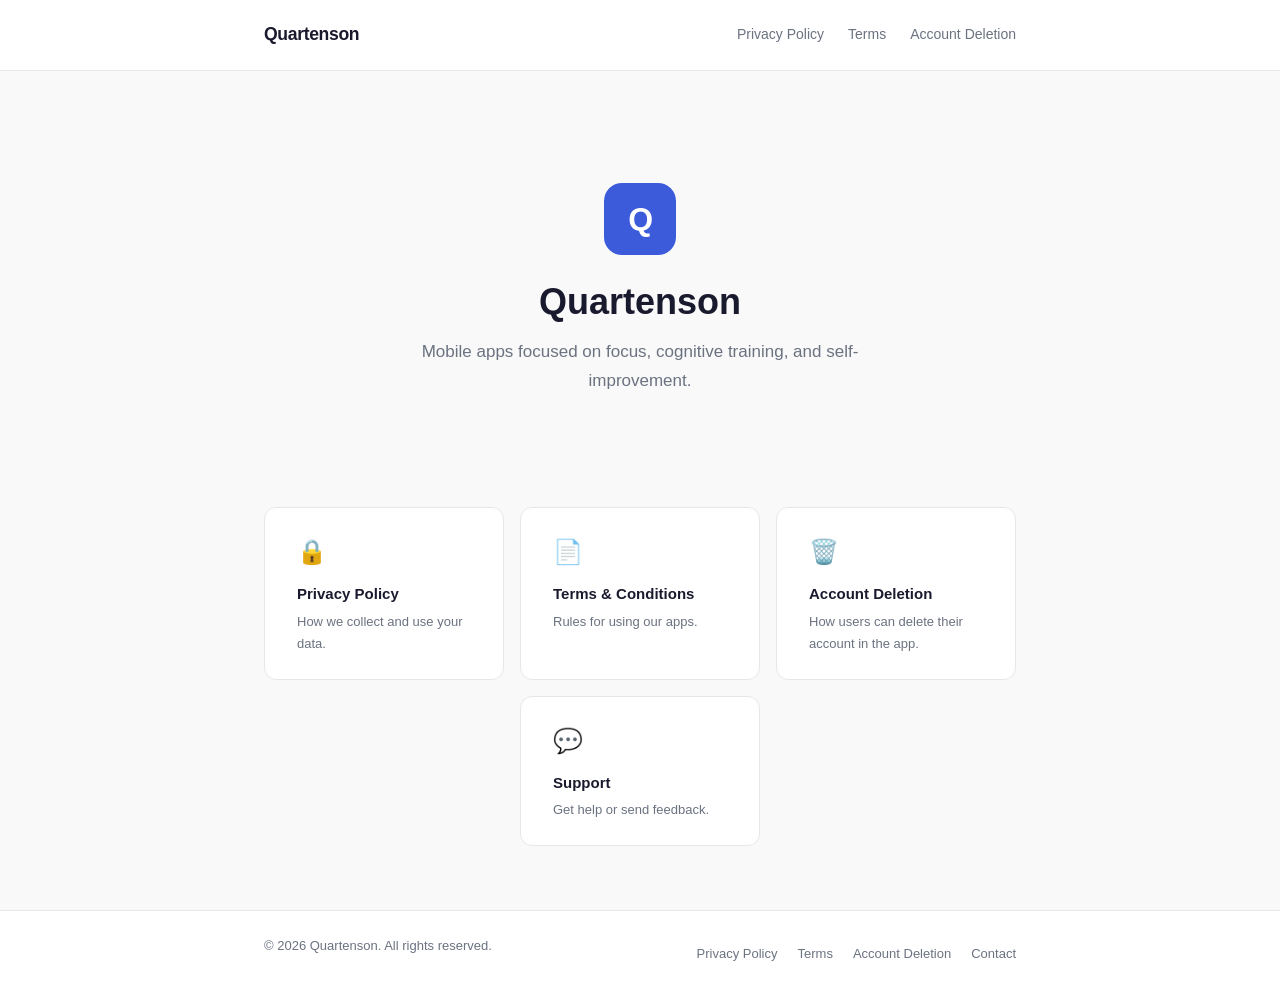
<file: index.html>
<!DOCTYPE html>
<html lang="en">
<head>
  <meta charset="UTF-8" />
  <meta name="viewport" content="width=device-width, initial-scale=1.0" />
  <meta name="description" content="Quartenson – Mobile apps focused on focus, cognitive training, and self-improvement." />
  <title>Quartenson</title>
  <link rel="stylesheet" href="css/style.css" />
</head>
<body>

  <header class="site-header">
    <div class="header-inner">
      <a href="index.html" class="site-logo">Quartenson</a>
      <nav class="site-nav" aria-label="Main navigation">
        <a href="privacy-policy.html">Privacy Policy</a>
        <a href="terms-and-conditions.html">Terms</a>
        <a href="account-deletion.html">Account Deletion</a>
      </nav>
    </div>
  </header>

  <main>
    <section class="hero">
      <div class="hero-logo-placeholder" aria-hidden="true">Q</div>
      <h1>Quartenson</h1>
      <p>Mobile apps focused on focus, cognitive training, and self-improvement.</p>
    </section>

    <div class="nav-cards">
      <a class="nav-card" href="privacy-policy.html">
        <span class="nav-card-icon" aria-hidden="true">🔒</span>
        <span class="nav-card-title">Privacy Policy</span>
        <span class="nav-card-desc">How we collect and use your data.</span>
      </a>

      <a class="nav-card" href="terms-and-conditions.html">
        <span class="nav-card-icon" aria-hidden="true">📄</span>
        <span class="nav-card-title">Terms &amp; Conditions</span>
        <span class="nav-card-desc">Rules for using our apps.</span>
      </a>

      <a class="nav-card" href="account-deletion.html">
        <span class="nav-card-icon" aria-hidden="true">🗑️</span>
        <span class="nav-card-title">Account Deletion</span>
        <span class="nav-card-desc">How users can delete their account in the app.</span>
      </a>

      <a class="nav-card" href="mailto:quartenson.support@gmail.com">
        <span class="nav-card-icon" aria-hidden="true">💬</span>
        <span class="nav-card-title">Support</span>
        <span class="nav-card-desc">Get help or send feedback.</span>
      </a>
    </div>
  </main>

  <footer class="site-footer">
    <div class="footer-inner">
      <p>&copy; <span id="year"></span> Quartenson. All rights reserved.</p>
      <nav class="footer-links" aria-label="Footer navigation">
        <a href="privacy-policy.html">Privacy Policy</a>
        <a href="terms-and-conditions.html">Terms</a>
        <a href="account-deletion.html">Account Deletion</a>
        <a href="mailto:quartenson.support@gmail.com">Contact</a>
      </nav>
    </div>
  </footer>

  <script>
    document.getElementById('year').textContent = new Date().getFullYear();
  </script>
</body>
</html>
</file>
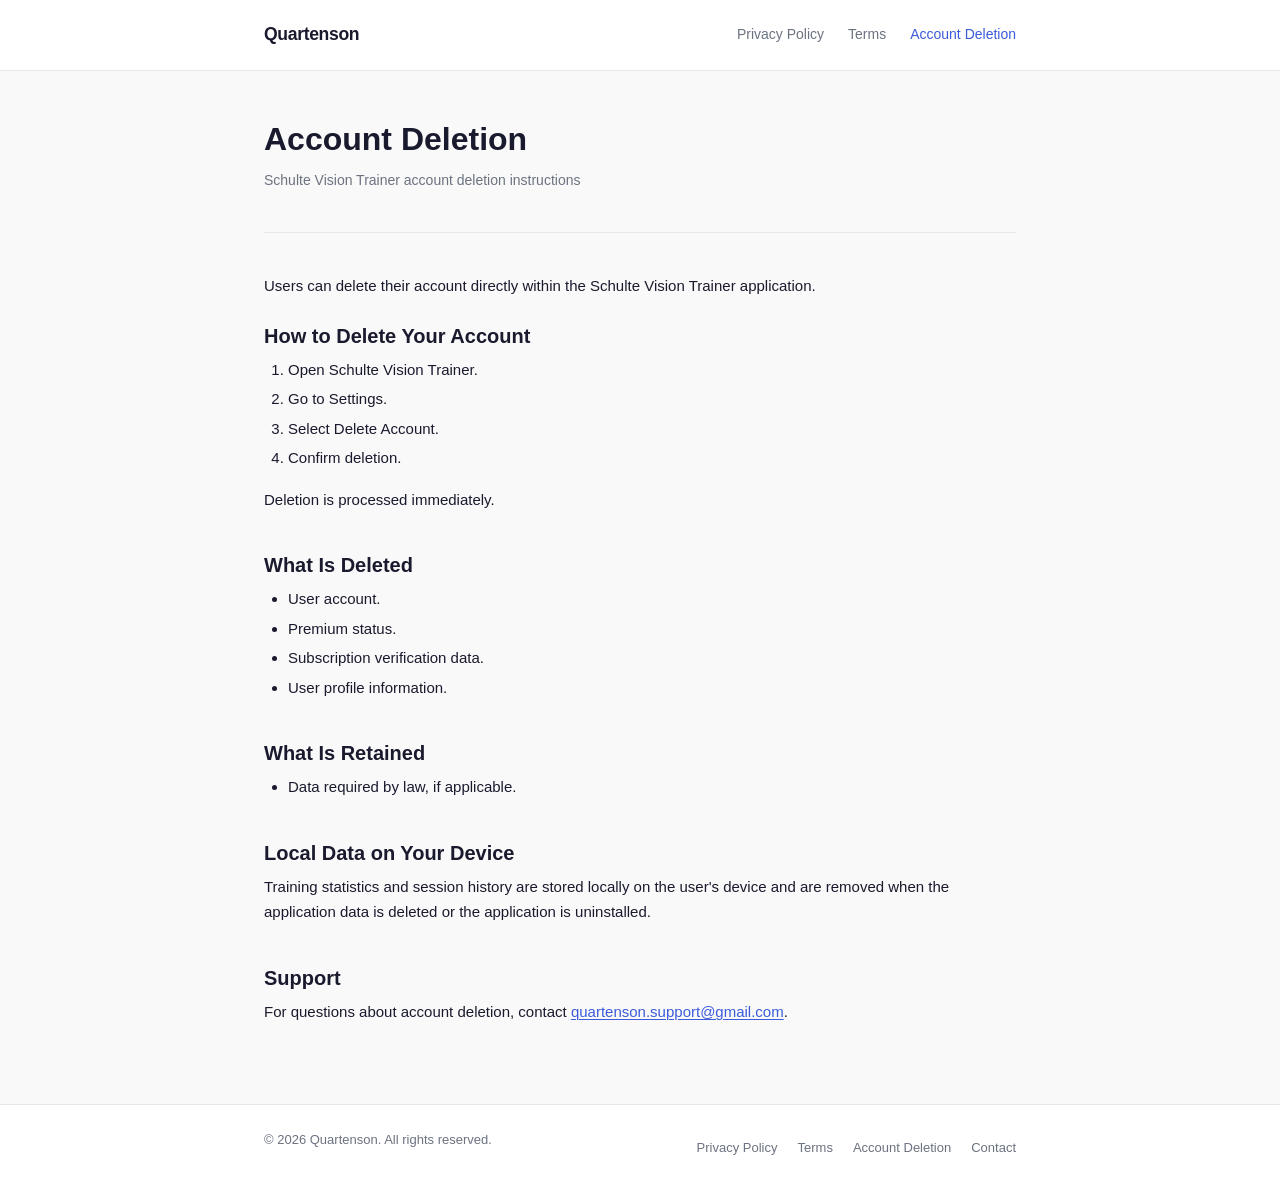
<file: account-deletion.html>
<!doctype html>
<html lang="en">
    <head>
        <meta charset="UTF-8" />
        <meta name="viewport" content="width=device-width, initial-scale=1.0" />
        <meta
            name="description"
            content="Schulte Vision Trainer account deletion instructions and data handling details."
        />
        <title>Account Deletion – Quartenson</title>
        <link rel="stylesheet" href="css/style.css" />
    </head>
    <body>
        <header class="site-header">
            <div class="header-inner">
                <a href="index.html" class="site-logo">Quartenson</a>
                <nav class="site-nav" aria-label="Main navigation">
                    <a href="privacy-policy.html">Privacy Policy</a>
                    <a href="terms-and-conditions.html">Terms</a>
                    <a href="account-deletion.html" aria-current="page"
                        >Account Deletion</a
                    >
                </nav>
            </div>
        </header>

        <main>
            <div class="page-header">
                <h1>Account Deletion</h1>
                <p class="page-meta">
                    Schulte Vision Trainer account deletion instructions
                </p>
            </div>

            <div class="legal-body">
                <p>
                    Users can delete their account directly within the Schulte
                    Vision Trainer application.
                </p>

                <h2>How to Delete Your Account</h2>

                <ol>
                    <li>Open Schulte Vision Trainer.</li>
                    <li>Go to Settings.</li>
                    <li>Select Delete Account.</li>
                    <li>Confirm deletion.</li>
                </ol>

                <p>Deletion is processed immediately.</p>

                <h2>What Is Deleted</h2>

                <ul>
                    <li>User account.</li>
                    <li>Premium status.</li>
                    <li>Subscription verification data.</li>
                    <li>User profile information.</li>
                </ul>

                <h2>What Is Retained</h2>

                <ul>
                    <li>Data required by law, if applicable.</li>
                </ul>

                <h2>Local Data on Your Device</h2>

                <p>
                    Training statistics and session history are stored locally
                    on the user's device and are removed when the application
                    data is deleted or the application is uninstalled.
                </p>

                <h2>Support</h2>

                <p>
                    For questions about account deletion, contact
                    <a href="mailto:quartenson.support@gmail.com"
                        >quartenson.support@gmail.com</a
                    >.
                </p>
            </div>
        </main>

        <footer class="site-footer">
            <div class="footer-inner">
                <p>
                    &copy; <span id="year"></span> Quartenson. All rights
                    reserved.
                </p>
                <nav class="footer-links" aria-label="Footer navigation">
                    <a href="privacy-policy.html">Privacy Policy</a>
                    <a href="terms-and-conditions.html">Terms</a>
                    <a href="account-deletion.html">Account Deletion</a>
                    <a href="mailto:quartenson.support@gmail.com">Contact</a>
                </nav>
            </div>
        </footer>

        <script>
            document.getElementById("year").textContent =
                new Date().getFullYear();
        </script>
    </body>
</html>
</file>
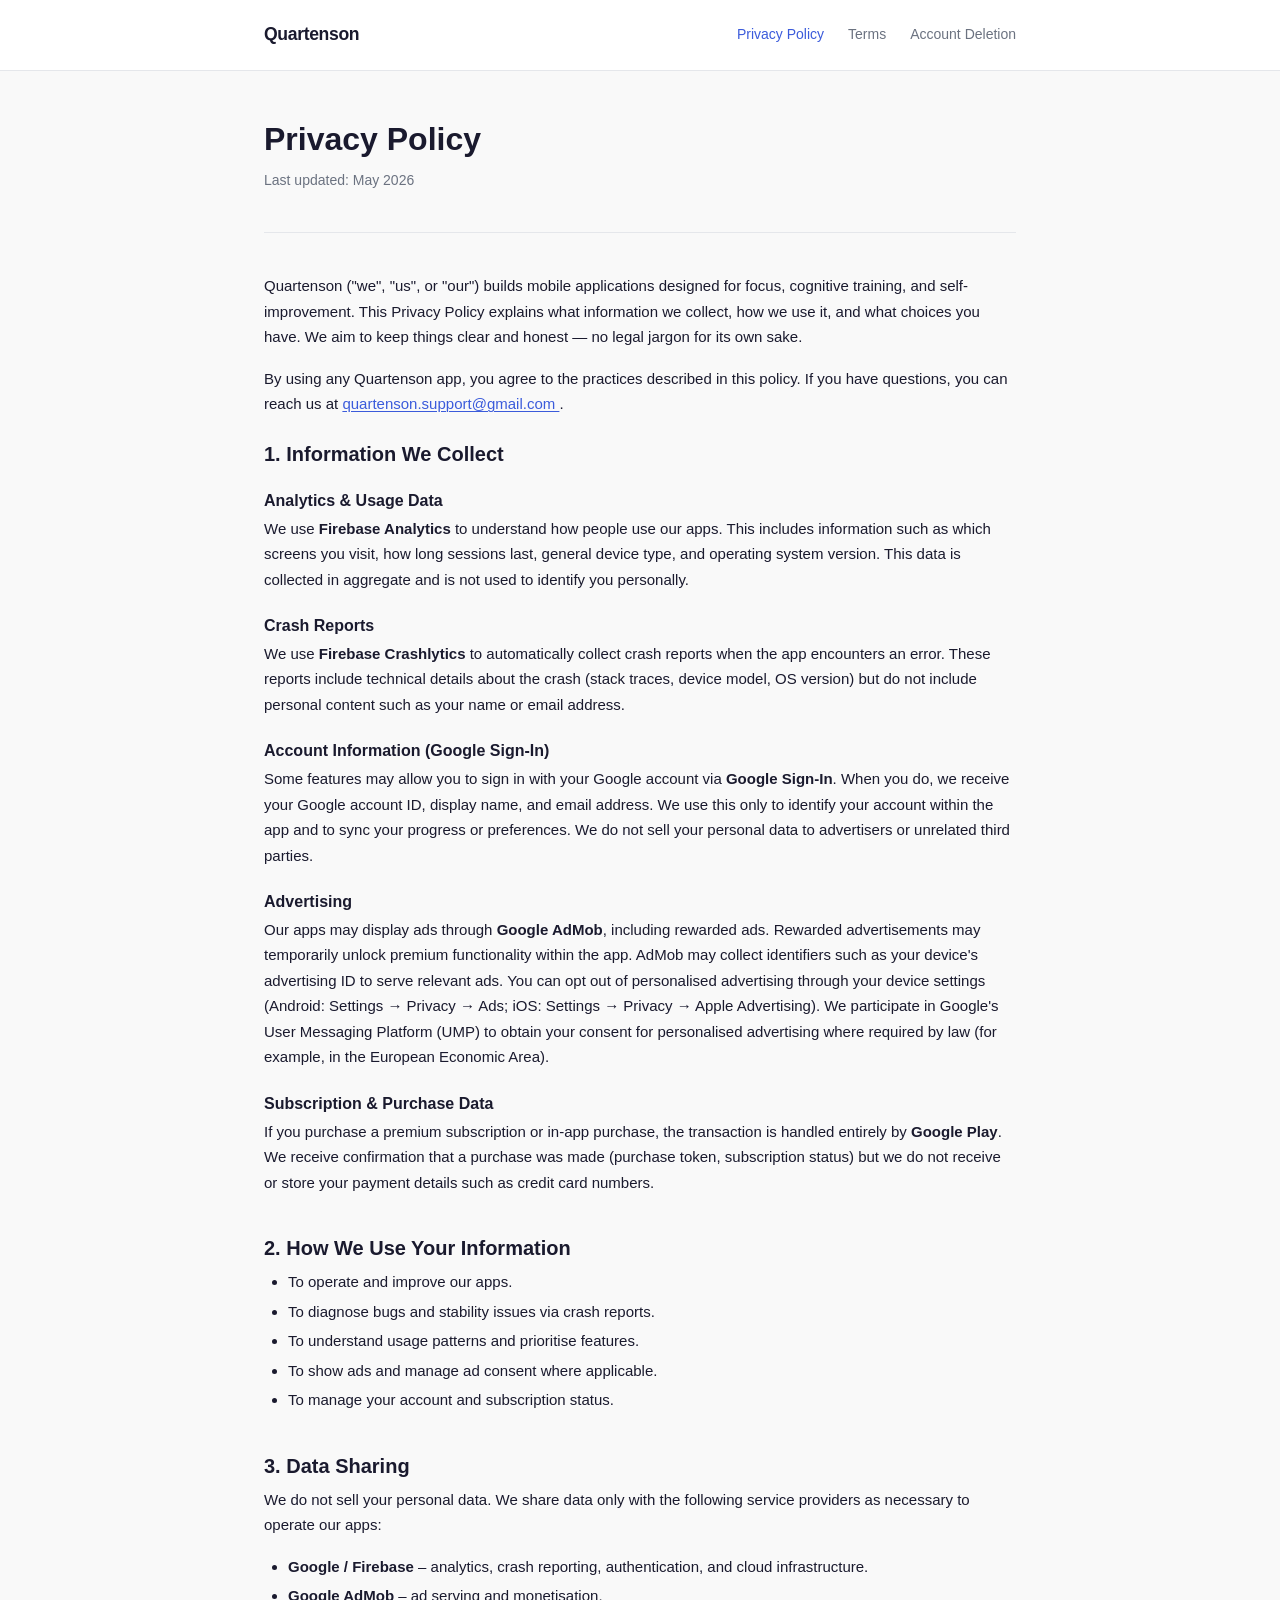
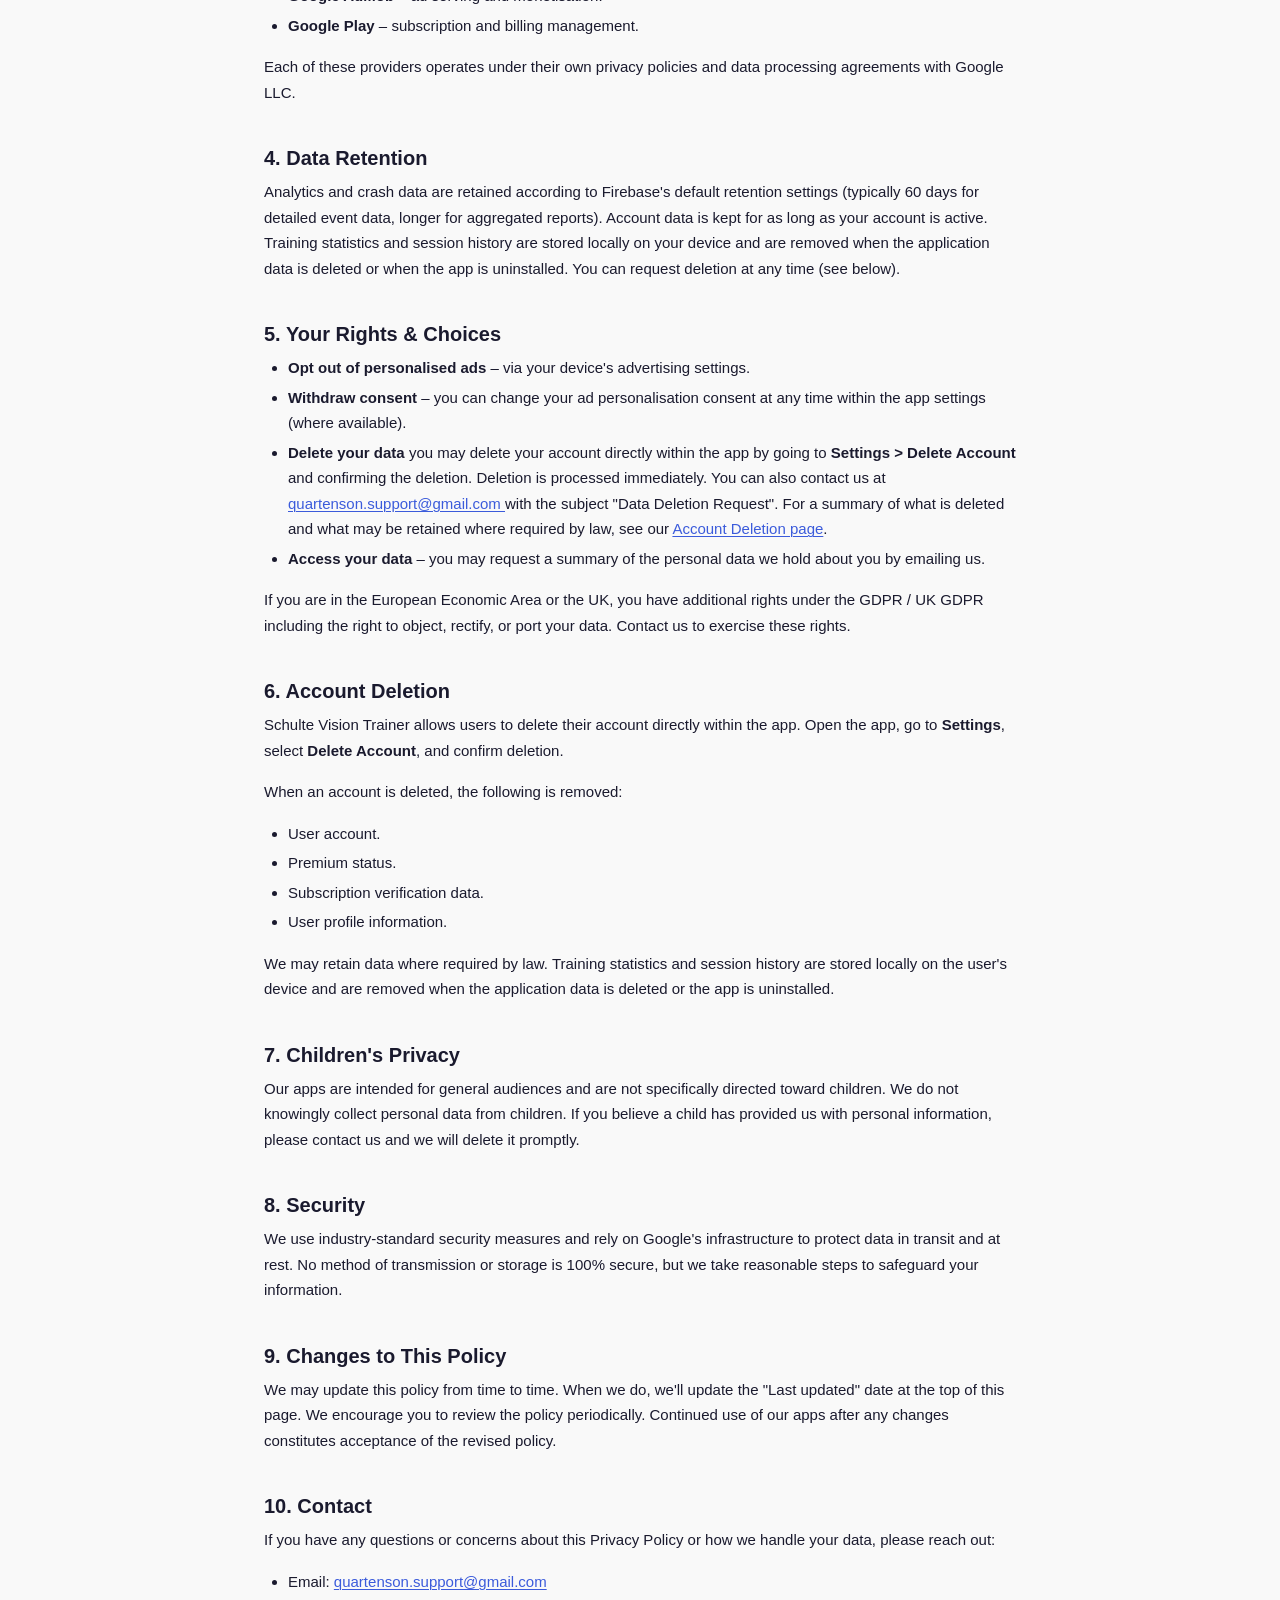
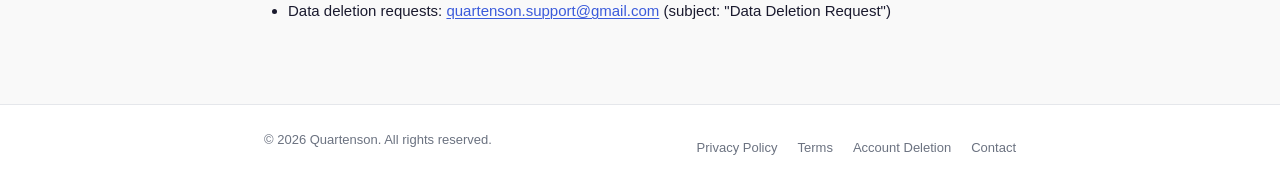
<file: privacy-policy.html>
<!doctype html>
<html lang="en">
    <head>
        <meta charset="UTF-8" />
        <meta name="viewport" content="width=device-width, initial-scale=1.0" />
        <meta
            name="description"
            content="Quartenson Privacy Policy – how we collect, use, and protect your information."
        />
        <title>Privacy Policy – Quartenson</title>
        <link rel="stylesheet" href="css/style.css" />
    </head>
    <body>
        <header class="site-header">
            <div class="header-inner">
                <a href="index.html" class="site-logo">Quartenson</a>
                <nav class="site-nav" aria-label="Main navigation">
                    <a href="privacy-policy.html" aria-current="page"
                        >Privacy Policy</a
                    >
                    <a href="terms-and-conditions.html">Terms</a>
                    <a href="account-deletion.html">Account Deletion</a>
                </nav>
            </div>
        </header>

        <main>
            <div class="page-header">
                <h1>Privacy Policy</h1>
                <p class="page-meta">Last updated: May 2026</p>
            </div>

            <div class="legal-body">
                <p>
                    Quartenson ("we", "us", or "our") builds mobile applications
                    designed for focus, cognitive training, and
                    self-improvement. This Privacy Policy explains what
                    information we collect, how we use it, and what choices you
                    have. We aim to keep things clear and honest — no legal
                    jargon for its own sake.
                </p>

                <p>
                    By using any Quartenson app, you agree to the practices
                    described in this policy. If you have questions, you can
                    reach us at
                    <a href="mailto:quartenson.support@gmail.com">
                        quartenson.support@gmail.com </a
                    >.
                </p>

                <h2>1. Information We Collect</h2>

                <h3>Analytics &amp; Usage Data</h3>
                <p>
                    We use <strong>Firebase Analytics</strong> to understand how
                    people use our apps. This includes information such as which
                    screens you visit, how long sessions last, general device
                    type, and operating system version. This data is collected
                    in aggregate and is not used to identify you personally.
                </p>

                <h3>Crash Reports</h3>
                <p>
                    We use <strong>Firebase Crashlytics</strong> to
                    automatically collect crash reports when the app encounters
                    an error. These reports include technical details about the
                    crash (stack traces, device model, OS version) but do not
                    include personal content such as your name or email address.
                </p>

                <h3>Account Information (Google Sign-In)</h3>
                <p>
                    Some features may allow you to sign in with your Google
                    account via
                    <strong>Google Sign-In</strong>. When you do, we receive
                    your Google account ID, display name, and email address. We
                    use this only to identify your account within the app and to
                    sync your progress or preferences. We do not sell your
                    personal data to advertisers or unrelated third parties.
                </p>

                <h3>Advertising</h3>
                <p>
                    Our apps may display ads through
                    <strong>Google AdMob</strong>, including rewarded ads.
                    Rewarded advertisements may temporarily unlock premium
                    functionality within the app. AdMob may collect identifiers
                    such as your device's advertising ID to serve relevant ads.
                    You can opt out of personalised advertising through your
                    device settings (Android: Settings → Privacy → Ads; iOS:
                    Settings → Privacy → Apple Advertising). We participate in
                    Google's User Messaging Platform (UMP) to obtain your
                    consent for personalised advertising where required by law
                    (for example, in the European Economic Area).
                </p>

                <h3>Subscription &amp; Purchase Data</h3>
                <p>
                    If you purchase a premium subscription or in-app purchase,
                    the transaction is handled entirely by
                    <strong>Google Play</strong>. We receive confirmation that a
                    purchase was made (purchase token, subscription status) but
                    we do not receive or store your payment details such as
                    credit card numbers.
                </p>

                <h2>2. How We Use Your Information</h2>

                <ul>
                    <li>To operate and improve our apps.</li>
                    <li>
                        To diagnose bugs and stability issues via crash reports.
                    </li>
                    <li>
                        To understand usage patterns and prioritise features.
                    </li>
                    <li>To show ads and manage ad consent where applicable.</li>
                    <li>To manage your account and subscription status.</li>
                </ul>

                <h2>3. Data Sharing</h2>

                <p>
                    We do not sell your personal data. We share data only with
                    the following service providers as necessary to operate our
                    apps:
                </p>

                <ul>
                    <li>
                        <strong>Google / Firebase</strong> – analytics, crash
                        reporting, authentication, and cloud infrastructure.
                    </li>
                    <li>
                        <strong>Google AdMob</strong> – ad serving and
                        monetisation.
                    </li>
                    <li>
                        <strong>Google Play</strong> – subscription and billing
                        management.
                    </li>
                </ul>

                <p>
                    Each of these providers operates under their own privacy
                    policies and data processing agreements with Google LLC.
                </p>

                <h2>4. Data Retention</h2>

                <p>
                    Analytics and crash data are retained according to
                    Firebase's default retention settings (typically 60 days for
                    detailed event data, longer for aggregated reports). Account
                    data is kept for as long as your account is active. Training
                    statistics and session history are stored locally on your
                    device and are removed when the application data is deleted
                    or when the app is uninstalled. You can request deletion at
                    any time (see below).
                </p>

                <h2>5. Your Rights &amp; Choices</h2>

                <ul>
                    <li>
                        <strong>Opt out of personalised ads</strong> – via your
                        device's advertising settings.
                    </li>
                    <li>
                        <strong>Withdraw consent</strong> – you can change your
                        ad personalisation consent at any time within the app
                        settings (where available).
                    </li>
                    <li>
                        <strong>Delete your data</strong> you may delete your
                        account directly within the app by going to
                        <strong>Settings &gt; Delete Account</strong> and
                        confirming the deletion. Deletion is processed
                        immediately. You can also contact us at
                        <a href="mailto:quartenson.support@gmail.com">
                            quartenson.support@gmail.com
                        </a>
                        with the subject "Data Deletion Request". For a summary
                        of what is deleted and what may be retained where
                        required by law, see our
                        <a href="account-deletion.html">Account Deletion page</a
                        >.
                    </li>
                    <li>
                        <strong>Access your data</strong> – you may request a
                        summary of the personal data we hold about you by
                        emailing us.
                    </li>
                </ul>

                <p>
                    If you are in the European Economic Area or the UK, you have
                    additional rights under the GDPR / UK GDPR including the
                    right to object, rectify, or port your data. Contact us to
                    exercise these rights.
                </p>

                <h2>6. Account Deletion</h2>

                <p>
                    Schulte Vision Trainer allows users to delete their account
                    directly within the app. Open the app, go to
                    <strong>Settings</strong>, select
                    <strong>Delete Account</strong>, and confirm deletion.
                </p>

                <p>When an account is deleted, the following is removed:</p>

                <ul>
                    <li>User account.</li>
                    <li>Premium status.</li>
                    <li>Subscription verification data.</li>
                    <li>User profile information.</li>
                </ul>

                <p>
                    We may retain data where required by law. Training
                    statistics and session history are stored locally on the
                    user's device and are removed when the application data is
                    deleted or the app is uninstalled.
                </p>

                <h2>7. Children's Privacy</h2>

                <p>
                    Our apps are intended for general audiences and are not
                    specifically directed toward children. We do not knowingly
                    collect personal data from children. If you believe a child
                    has provided us with personal information, please contact us
                    and we will delete it promptly.
                </p>

                <h2>8. Security</h2>

                <p>
                    We use industry-standard security measures and rely on
                    Google's infrastructure to protect data in transit and at
                    rest. No method of transmission or storage is 100% secure,
                    but we take reasonable steps to safeguard your information.
                </p>

                <h2>9. Changes to This Policy</h2>

                <p>
                    We may update this policy from time to time. When we do,
                    we'll update the "Last updated" date at the top of this
                    page. We encourage you to review the policy periodically.
                    Continued use of our apps after any changes constitutes
                    acceptance of the revised policy.
                </p>

                <h2>10. Contact</h2>

                <p>
                    If you have any questions or concerns about this Privacy
                    Policy or how we handle your data, please reach out:
                </p>

                <ul>
                    <li>
                        Email:
                        <a href="mailto:quartenson.support@gmail.com"
                            >quartenson.support@gmail.com</a
                        >
                    </li>
                    <li>
                        Data deletion requests:
                        <a href="mailto:quartenson.support@gmail.com"
                            >quartenson.support@gmail.com</a
                        >
                        (subject: "Data Deletion Request")
                    </li>
                </ul>
            </div>
        </main>

        <footer class="site-footer">
            <div class="footer-inner">
                <p>
                    &copy; <span id="year"></span> Quartenson. All rights
                    reserved.
                </p>
                <nav class="footer-links" aria-label="Footer navigation">
                    <a href="privacy-policy.html">Privacy Policy</a>
                    <a href="terms-and-conditions.html">Terms</a>
                    <a href="account-deletion.html">Account Deletion</a>
                    <a href="mailto:quartenson.support@gmail.com">Contact</a>
                </nav>
            </div>
        </footer>

        <script>
            document.getElementById("year").textContent =
                new Date().getFullYear();
        </script>
    </body>
</html>
</file>
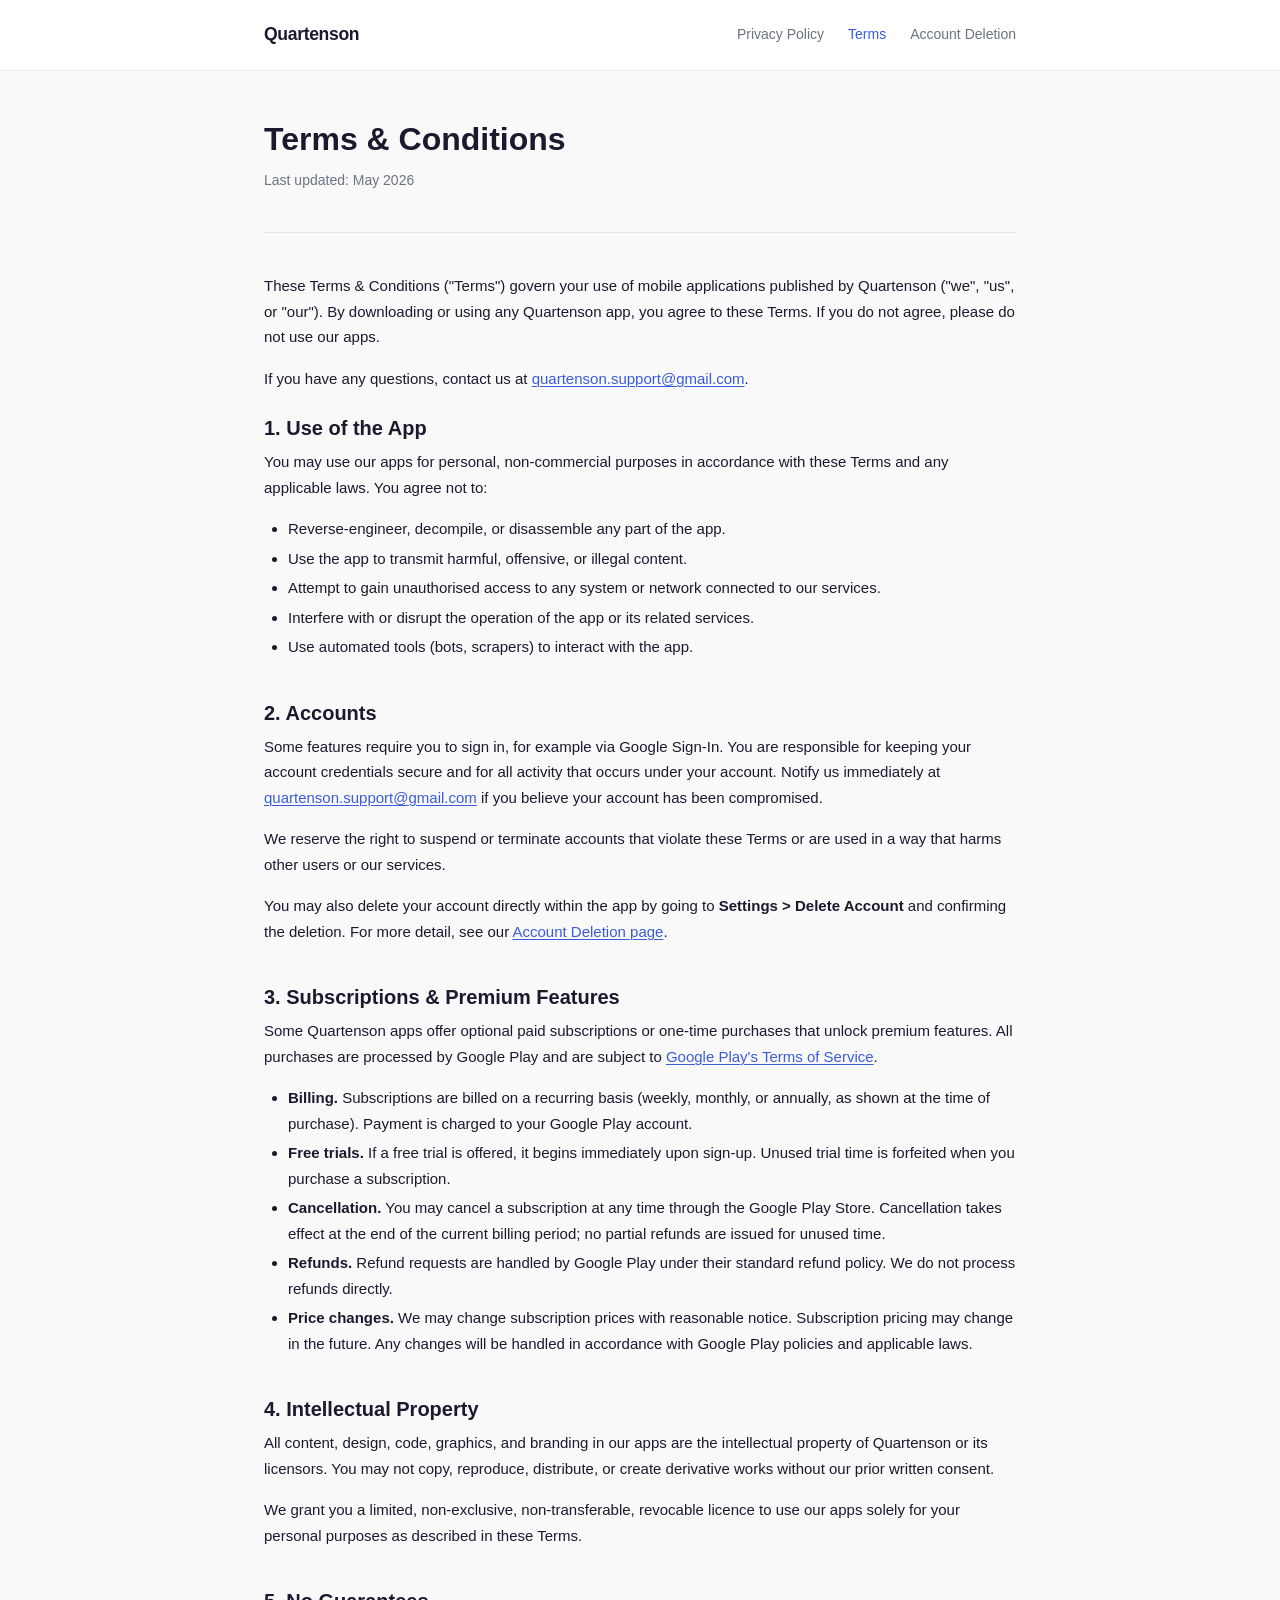
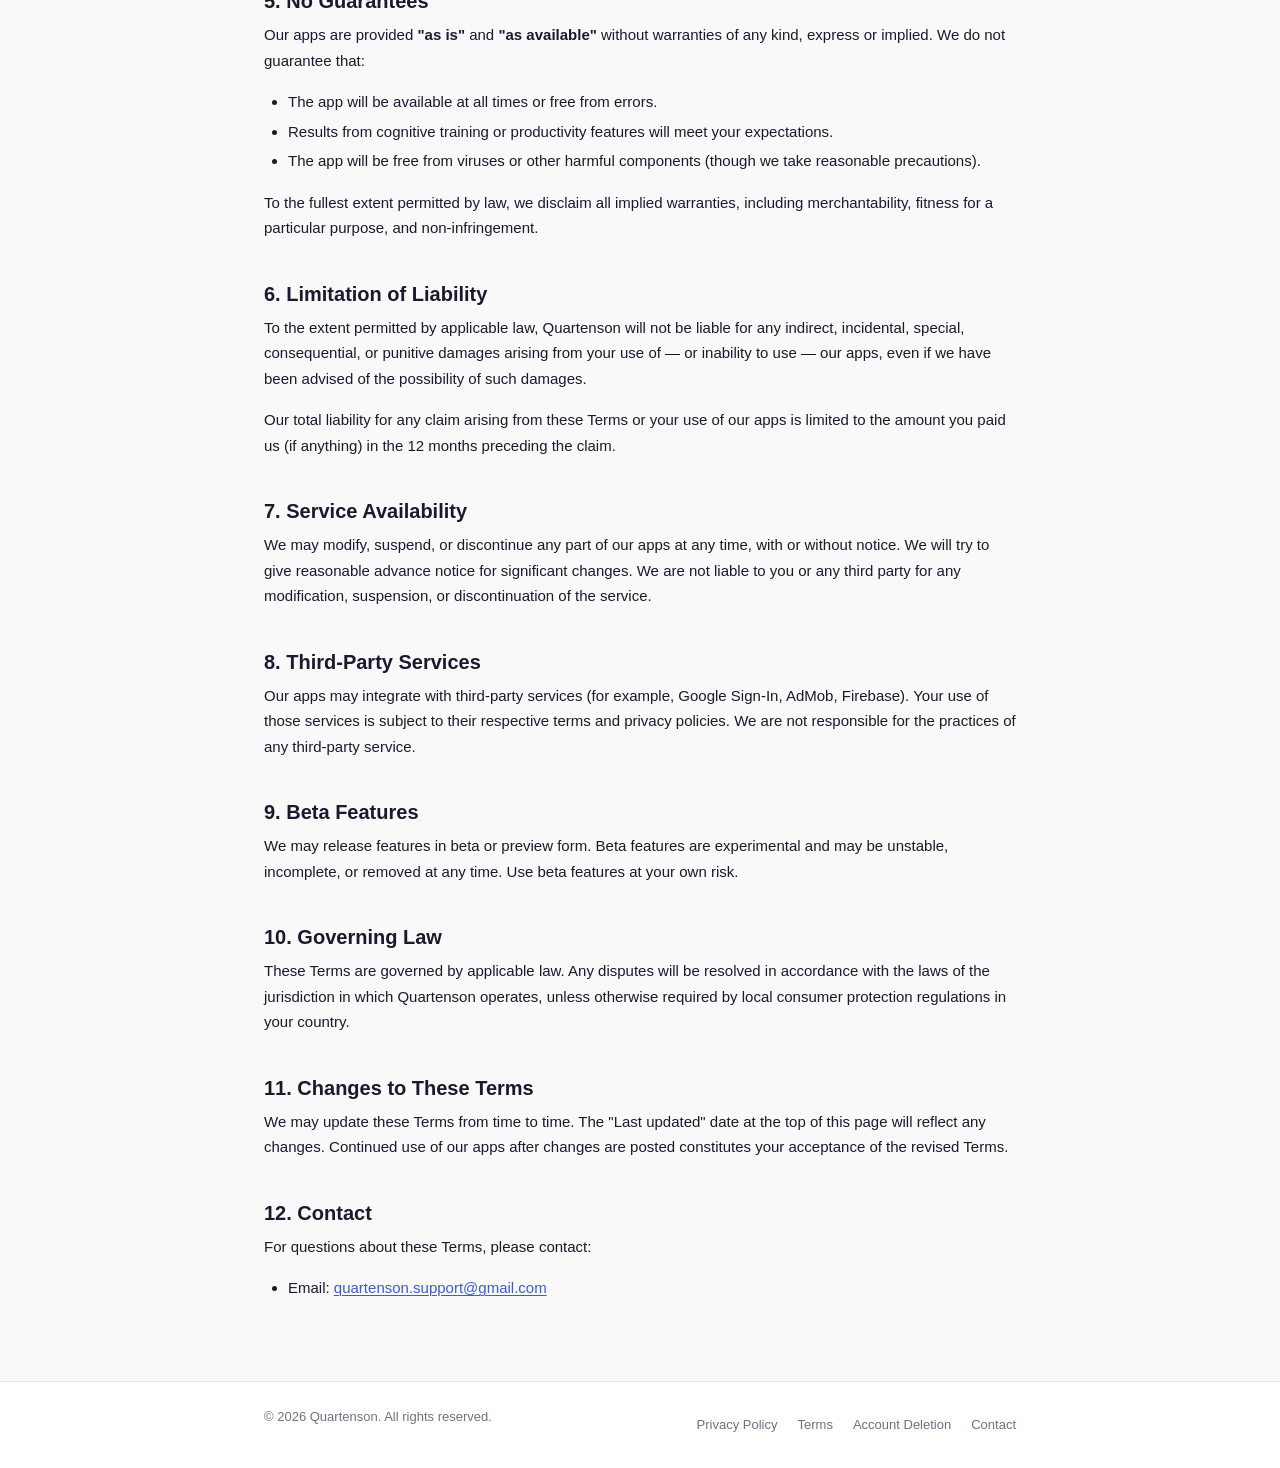
<file: terms-and-conditions.html>
<!doctype html>
<html lang="en">
    <head>
        <meta charset="UTF-8" />
        <meta name="viewport" content="width=device-width, initial-scale=1.0" />
        <meta
            name="description"
            content="Quartenson Terms and Conditions – rules for using our mobile applications."
        />
        <title>Terms &amp; Conditions – Quartenson</title>
        <link rel="stylesheet" href="css/style.css" />
    </head>
    <body>
        <header class="site-header">
            <div class="header-inner">
                <a href="index.html" class="site-logo">Quartenson</a>
                <nav class="site-nav" aria-label="Main navigation">
                    <a href="privacy-policy.html">Privacy Policy</a>
                    <a href="terms-and-conditions.html" aria-current="page"
                        >Terms</a
                    >
                    <a href="account-deletion.html">Account Deletion</a>
                </nav>
            </div>
        </header>

        <main>
            <div class="page-header">
                <h1>Terms &amp; Conditions</h1>
                <p class="page-meta">Last updated: May 2026</p>
            </div>

            <div class="legal-body">
                <p>
                    These Terms &amp; Conditions ("Terms") govern your use of
                    mobile applications published by Quartenson ("we", "us", or
                    "our"). By downloading or using any Quartenson app, you
                    agree to these Terms. If you do not agree, please do not use
                    our apps.
                </p>

                <p>
                    If you have any questions, contact us at
                    <a href="mailto:quartenson.support@gmail.com"
                        >quartenson.support@gmail.com</a
                    >.
                </p>

                <h2>1. Use of the App</h2>

                <p>
                    You may use our apps for personal, non-commercial purposes
                    in accordance with these Terms and any applicable laws. You
                    agree not to:
                </p>

                <ul>
                    <li>
                        Reverse-engineer, decompile, or disassemble any part of
                        the app.
                    </li>
                    <li>
                        Use the app to transmit harmful, offensive, or illegal
                        content.
                    </li>
                    <li>
                        Attempt to gain unauthorised access to any system or
                        network connected to our services.
                    </li>
                    <li>
                        Interfere with or disrupt the operation of the app or
                        its related services.
                    </li>
                    <li>
                        Use automated tools (bots, scrapers) to interact with
                        the app.
                    </li>
                </ul>

                <h2>2. Accounts</h2>

                <p>
                    Some features require you to sign in, for example via Google
                    Sign-In. You are responsible for keeping your account
                    credentials secure and for all activity that occurs under
                    your account. Notify us immediately at
                    <a href="mailto:quartenson.support@gmail.com"
                        >quartenson.support@gmail.com</a
                    >
                    if you believe your account has been compromised.
                </p>

                <p>
                    We reserve the right to suspend or terminate accounts that
                    violate these Terms or are used in a way that harms other
                    users or our services.
                </p>

                <p>
                    You may also delete your account directly within the app by
                    going to <strong>Settings &gt; Delete Account</strong> and
                    confirming the deletion. For more detail, see our
                    <a href="account-deletion.html">Account Deletion page</a>.
                </p>

                <h2>3. Subscriptions &amp; Premium Features</h2>

                <p>
                    Some Quartenson apps offer optional paid subscriptions or
                    one-time purchases that unlock premium features. All
                    purchases are processed by Google Play and are subject to
                    <a
                        href="https://play.google.com/about/play-terms/"
                        target="_blank"
                        rel="noopener"
                        >Google Play's Terms of Service</a
                    >.
                </p>

                <ul>
                    <li>
                        <strong>Billing.</strong> Subscriptions are billed on a
                        recurring basis (weekly, monthly, or annually, as shown
                        at the time of purchase). Payment is charged to your
                        Google Play account.
                    </li>
                    <li>
                        <strong>Free trials.</strong> If a free trial is
                        offered, it begins immediately upon sign-up. Unused
                        trial time is forfeited when you purchase a
                        subscription.
                    </li>
                    <li>
                        <strong>Cancellation.</strong> You may cancel a
                        subscription at any time through the Google Play Store.
                        Cancellation takes effect at the end of the current
                        billing period; no partial refunds are issued for unused
                        time.
                    </li>
                    <li>
                        <strong>Refunds.</strong> Refund requests are handled by
                        Google Play under their standard refund policy. We do
                        not process refunds directly.
                    </li>
                    <li>
                        <strong>Price changes.</strong> We may change
                        subscription prices with reasonable notice. Subscription
                        pricing may change in the future. Any changes will be
                        handled in accordance with Google Play policies and
                        applicable laws.
                    </li>
                </ul>

                <h2>4. Intellectual Property</h2>

                <p>
                    All content, design, code, graphics, and branding in our
                    apps are the intellectual property of Quartenson or its
                    licensors. You may not copy, reproduce, distribute, or
                    create derivative works without our prior written consent.
                </p>

                <p>
                    We grant you a limited, non-exclusive, non-transferable,
                    revocable licence to use our apps solely for your personal
                    purposes as described in these Terms.
                </p>

                <h2>5. No Guarantees</h2>

                <p>
                    Our apps are provided <strong>"as is"</strong> and
                    <strong>"as available"</strong>
                    without warranties of any kind, express or implied. We do
                    not guarantee that:
                </p>

                <ul>
                    <li>
                        The app will be available at all times or free from
                        errors.
                    </li>
                    <li>
                        Results from cognitive training or productivity features
                        will meet your expectations.
                    </li>
                    <li>
                        The app will be free from viruses or other harmful
                        components (though we take reasonable precautions).
                    </li>
                </ul>

                <p>
                    To the fullest extent permitted by law, we disclaim all
                    implied warranties, including merchantability, fitness for a
                    particular purpose, and non-infringement.
                </p>

                <h2>6. Limitation of Liability</h2>

                <p>
                    To the extent permitted by applicable law, Quartenson will
                    not be liable for any indirect, incidental, special,
                    consequential, or punitive damages arising from your use of
                    — or inability to use — our apps, even if we have been
                    advised of the possibility of such damages.
                </p>

                <p>
                    Our total liability for any claim arising from these Terms
                    or your use of our apps is limited to the amount you paid us
                    (if anything) in the 12 months preceding the claim.
                </p>

                <h2>7. Service Availability</h2>

                <p>
                    We may modify, suspend, or discontinue any part of our apps
                    at any time, with or without notice. We will try to give
                    reasonable advance notice for significant changes. We are
                    not liable to you or any third party for any modification,
                    suspension, or discontinuation of the service.
                </p>

                <h2>8. Third-Party Services</h2>

                <p>
                    Our apps may integrate with third-party services (for
                    example, Google Sign-In, AdMob, Firebase). Your use of those
                    services is subject to their respective terms and privacy
                    policies. We are not responsible for the practices of any
                    third-party service.
                </p>

                <h2>9. Beta Features</h2>

                <p>
                    We may release features in beta or preview form. Beta
                    features are experimental and may be unstable, incomplete,
                    or removed at any time. Use beta features at your own risk.
                </p>

                <h2>10. Governing Law</h2>

                <p>
                    These Terms are governed by applicable law. Any disputes
                    will be resolved in accordance with the laws of the
                    jurisdiction in which Quartenson operates, unless otherwise
                    required by local consumer protection regulations in your
                    country.
                </p>

                <h2>11. Changes to These Terms</h2>

                <p>
                    We may update these Terms from time to time. The "Last
                    updated" date at the top of this page will reflect any
                    changes. Continued use of our apps after changes are posted
                    constitutes your acceptance of the revised Terms.
                </p>

                <h2>12. Contact</h2>

                <p>For questions about these Terms, please contact:</p>

                <ul>
                    <li>
                        Email:
                        <a href="mailto:quartenson.support@gmail.com"
                            >quartenson.support@gmail.com</a
                        >
                    </li>
                </ul>
            </div>
        </main>

        <footer class="site-footer">
            <div class="footer-inner">
                <p>
                    &copy; <span id="year"></span> Quartenson. All rights
                    reserved.
                </p>
                <nav class="footer-links" aria-label="Footer navigation">
                    <a href="privacy-policy.html">Privacy Policy</a>
                    <a href="terms-and-conditions.html">Terms</a>
                    <a href="account-deletion.html">Account Deletion</a>
                    <a href="mailto:quartenson.support@gmail.com">Contact</a>
                </nav>
            </div>
        </footer>

        <script>
            document.getElementById("year").textContent =
                new Date().getFullYear();
        </script>
    </body>
</html>
</file>
<file: css/style.css>
/* ============================================================
   Quartenson Legal – shared stylesheet
   ============================================================ */

/* ── Reset / base ────────────────────────────────────────── */
*, *::before, *::after {
  box-sizing: border-box;
  margin: 0;
  padding: 0;
}

html {
  font-size: 16px;
  scroll-behavior: smooth;
}

body {
  font-family: -apple-system, BlinkMacSystemFont, "Segoe UI", Roboto,
               "Helvetica Neue", Arial, sans-serif;
  background-color: var(--bg);
  color: var(--text);
  line-height: 1.7;
  min-height: 100vh;
  display: flex;
  flex-direction: column;
}

/* ── CSS variables (light mode default) ─────────────────── */
:root {
  --bg:          #f9f9f9;
  --surface:     #ffffff;
  --border:      #e5e7eb;
  --text:        #1a1a2e;
  --text-muted:  #6b7280;
  --accent:      #3b5bdb;
  --accent-hover:#2f4ac4;
  --link:        #3b5bdb;
}

/* ── Dark mode ───────────────────────────────────────────── */
@media (prefers-color-scheme: dark) {
  :root {
    --bg:          #0f1117;
    --surface:     #1a1d27;
    --border:      #2d3148;
    --text:        #e8eaf6;
    --text-muted:  #9ca3af;
    --accent:      #7c8ff0;
    --accent-hover:#9ba7f5;
    --link:        #7c8ff0;
  }
}

/* ── Layout ──────────────────────────────────────────────── */
.site-header {
  border-bottom: 1px solid var(--border);
  background: var(--surface);
}

.header-inner {
  max-width: 800px;
  margin: 0 auto;
  padding: 1.25rem 1.5rem;
  display: flex;
  align-items: center;
  justify-content: space-between;
  flex-wrap: wrap;
  gap: 0.75rem;
}

.site-logo {
  font-size: 1.1rem;
  font-weight: 700;
  letter-spacing: -0.02em;
  color: var(--text);
  text-decoration: none;
}

.site-logo:hover {
  color: var(--accent);
}

.site-nav {
  display: flex;
  gap: 1.5rem;
}

.site-nav a {
  font-size: 0.875rem;
  color: var(--text-muted);
  text-decoration: none;
  transition: color 0.15s;
}

.site-nav a:hover,
.site-nav a[aria-current="page"] {
  color: var(--accent);
}

main {
  flex: 1;
  max-width: 800px;
  width: 100%;
  margin: 0 auto;
  padding: 3rem 1.5rem 4rem;
}

.site-footer {
  border-top: 1px solid var(--border);
  background: var(--surface);
}

.footer-inner {
  max-width: 800px;
  margin: 0 auto;
  padding: 1.5rem;
  display: flex;
  align-items: center;
  justify-content: space-between;
  flex-wrap: wrap;
  gap: 0.75rem;
}

.footer-inner p {
  font-size: 0.8125rem;
  color: var(--text-muted);
}

.footer-links {
  display: flex;
  gap: 1.25rem;
}

.footer-links a {
  font-size: 0.8125rem;
  color: var(--text-muted);
  text-decoration: none;
  transition: color 0.15s;
}

.footer-links a:hover {
  color: var(--accent);
}

/* ── Typography ──────────────────────────────────────────── */
h1, h2, h3 {
  line-height: 1.3;
  color: var(--text);
}

h1 { font-size: 2rem;   font-weight: 700; margin-bottom: 0.75rem; }
h2 { font-size: 1.25rem; font-weight: 600; margin-top: 2.5rem; margin-bottom: 0.5rem; }
h3 { font-size: 1rem;   font-weight: 600; margin-top: 1.5rem; margin-bottom: 0.25rem; }

p  { margin-bottom: 1rem; }
ul, ol { margin-bottom: 1rem; padding-left: 1.5rem; }
li { margin-bottom: 0.25rem; }

a {
  color: var(--link);
  text-decoration: underline;
  text-decoration-thickness: 1px;
  text-underline-offset: 2px;
  transition: color 0.15s;
}

a:hover { color: var(--accent-hover); }

/* ── Homepage specific ───────────────────────────────────── */
.hero {
  text-align: center;
  padding: 4rem 0 3rem;
}

.hero-logo-placeholder {
  width: 72px;
  height: 72px;
  border-radius: 18px;
  background: var(--accent);
  display: inline-flex;
  align-items: center;
  justify-content: center;
  margin-bottom: 1.5rem;
  font-size: 2rem;
  color: #fff;
  font-weight: 800;
  letter-spacing: -0.05em;
}

.hero h1 {
  font-size: 2.25rem;
  margin-bottom: 0.75rem;
}

.hero p {
  font-size: 1.0625rem;
  color: var(--text-muted);
  max-width: 480px;
  margin: 0 auto 2rem;
}

.nav-cards {
  display: flex;
  flex-wrap: wrap;
  gap: 1rem;
  justify-content: center;
  margin-top: 2rem;
}

.nav-card {
  background: var(--surface);
  border: 1px solid var(--border);
  border-radius: 12px;
  padding: 1.5rem 2rem;
  text-decoration: none;
  color: var(--text);
  min-width: 200px;
  flex: 1;
  max-width: 240px;
  transition: border-color 0.15s, box-shadow 0.15s;
}

.nav-card:hover {
  border-color: var(--accent);
  box-shadow: 0 0 0 3px rgba(59, 91, 219, 0.08);
  color: var(--text);
  text-decoration: none;
}

.nav-card-icon {
  font-size: 1.5rem;
  margin-bottom: 0.5rem;
  display: block;
}

.nav-card-title {
  font-size: 0.9375rem;
  font-weight: 600;
  display: block;
  margin-bottom: 0.25rem;
}

.nav-card-desc {
  font-size: 0.8125rem;
  color: var(--text-muted);
  display: block;
}

/* ── Legal page specific ─────────────────────────────────── */
.page-header {
  margin-bottom: 2.5rem;
  padding-bottom: 1.5rem;
  border-bottom: 1px solid var(--border);
}

.page-header h1 {
  margin-bottom: 0.5rem;
}

.page-meta {
  font-size: 0.875rem;
  color: var(--text-muted);
}

.legal-body {
  font-size: 0.9375rem;
}

.legal-body h2:first-of-type {
  margin-top: 1.5rem;
}

/* ── Responsive ──────────────────────────────────────────── */
@media (max-width: 600px) {
  main { padding: 2rem 1.25rem 3rem; }
  .hero { padding: 2.5rem 0 2rem; }
  .hero h1 { font-size: 1.75rem; }
  h1 { font-size: 1.625rem; }
  .nav-card { max-width: 100%; }
  .footer-inner { flex-direction: column; align-items: flex-start; }
}
</file>
